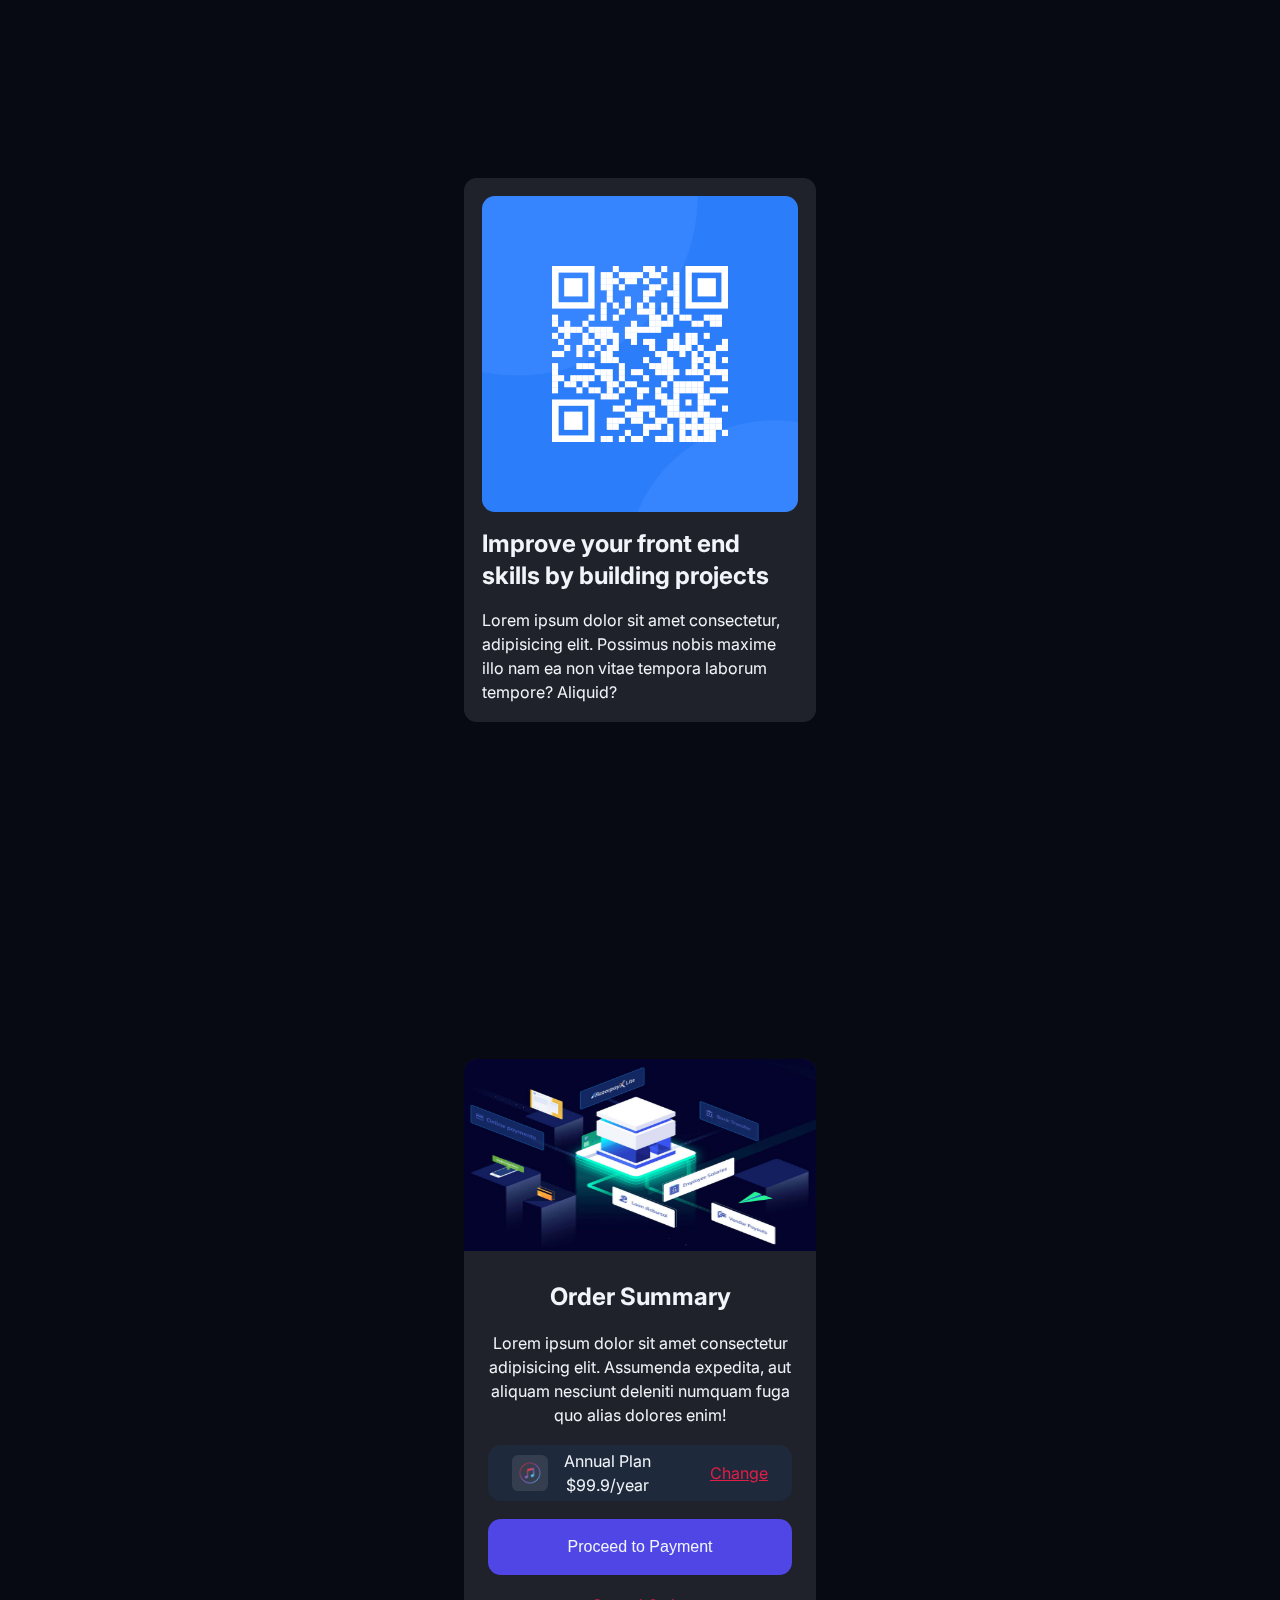
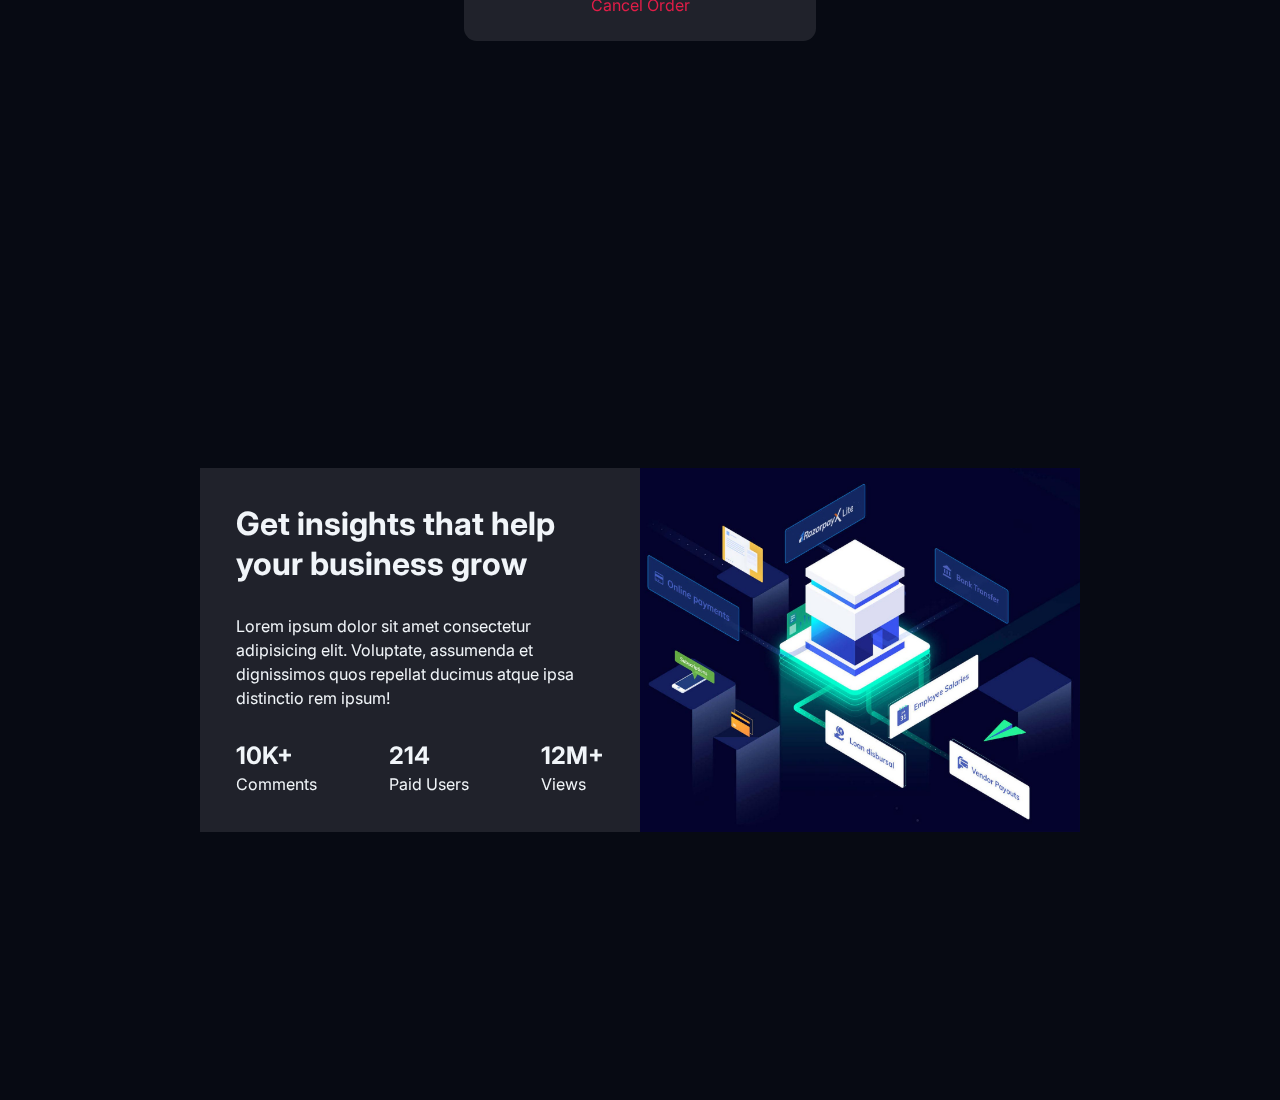
<file: css-cards/index.html>
<!DOCTYPE html>
<html lang="en">
  <head>
    <meta charset="UTF-8" />
    <meta name="viewport" content="width=device-width, initial-scale=1.0" />
    <link
      rel="shortcut icon"
      href="/assets/images/favicon.png"
      type="image/x-icon"
    />
    <title>CSS Cards</title>
    <link rel="stylesheet" href="assets/css/style.css" />
  </head>
  <body>
    <!-- card 1 -->
    <div class="container">
      <div class="card">
        <img class="card__image" src="assets/images/qrcode.png" alt="qrcode" />
        <h1 class="card__heading">
          Improve your front end skills by building projects
        </h1>
        <p class="card__desc">
          Lorem ipsum dolor sit amet consectetur, adipisicing elit. Possimus
          nobis maxime illo nam ea non vitae tempora laborum tempore? Aliquid?
        </p>
      </div>
    </div>
    <!-- card 2 -->
    <div class="container">
      <div class="card cardTwo">
        <img
          src="assets/images/banner.jpg"
          alt="banner"
          class="cardTwo__image"
        />
        <div class="card__content">
          <h1 class="card__heading">Order Summary</h1>
          <p class="card__desc">
            Lorem ipsum dolor sit amet consectetur adipisicing elit. Assumenda
            expedita, aut aliquam nesciunt deleniti numquam fuga quo alias
            dolores enim!
          </p>
          <div class="annual__plan">
            <div class="plan__info">
              <img src="assets/images/music.png" alt="music logo" />
              <p>
                Annual Plan <br />
                &dollar;99.9/year
              </p>
            </div>
            <div class="plan__change">
              <a href="#">Change</a>
            </div>
          </div>
          <button type="submit">Proceed to Payment</button>
          <p class="order__cancel"><a href="#">Cancel Order</a></p>
        </div>
      </div>
    </div>
    <!-- card 3 -->
    <div class="container">
      <div class="bigCard">
        <div class="bigCard__info">
          <h1>Get insights that help your business grow</h1>
          <p>
            Lorem ipsum dolor sit amet consectetur adipisicing elit. Voluptate,
            assumenda et dignissimos quos repellat ducimus atque ipsa distinctio
            rem ipsum!
          </p>
          <div class="cta__box">
            <span>
              <h2>10K+</h2>
              <p>Comments</p>
            </span>
            <span>
              <h2>214</h2>
              <p>Paid Users</p>
            </span>
            <span>
              <h2>12M+</h2>
              <p>Views</p>
            </span>
          </div>
        </div>
        <div class="bigCard__image"></div>
      </div>
    </div>
  </body>
</html>
</file>
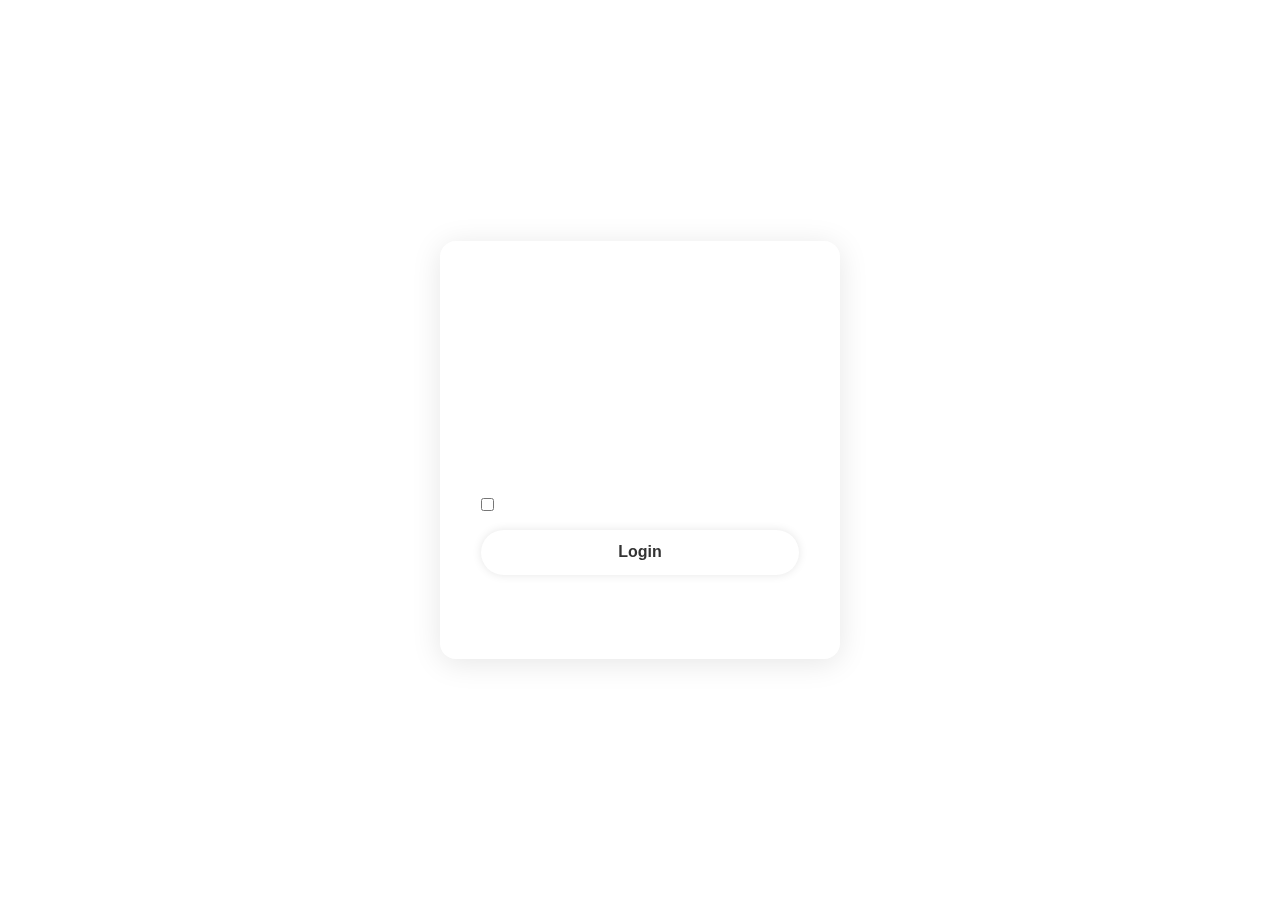
<file: css-glass-login/index.html>
<!DOCTYPE html>
<html lang="en">
  <head>
    <meta charset="UTF-8" />
    <meta name="viewport" content="width=device-width, initial-scale=1.0" />
    <title>Glassmorphic Login Page</title>
    <link
      href="https://unpkg.com/boxicons@2.1.4/css/boxicons.min.css"
      rel="stylesheet"
    />
    <link rel="stylesheet" href="style.css" />
  </head>
  <body>
    <div class="container">
      <form action="#">
        <h1>Login</h1>

        <div class="input-box">
          <input
            type="text"
            name="username"
            id="username"
            placeholder="username"
          />
          <i class="bx bx-user"></i>
        </div>

        <div class="input-box">
          <input
            type="password"
            name="password"
            id="password"
            placeholder="password"
          />
          <i class="bx bx-lock-alt"></i>
        </div>

        <div class="check-remember">
          <label for="cta">
            <input type="checkbox" name="cta" id="cta" />Remember Me
          </label>
          <a href="#">Forgot Password?</a>
        </div>

        <button class="btn" type="submit">Login</button>

        <div class="register">
          <p>Don't have an account? <a href="#">Signup</a></p>
        </div>
      </form>
    </div>
  </body>
</html>
</file>
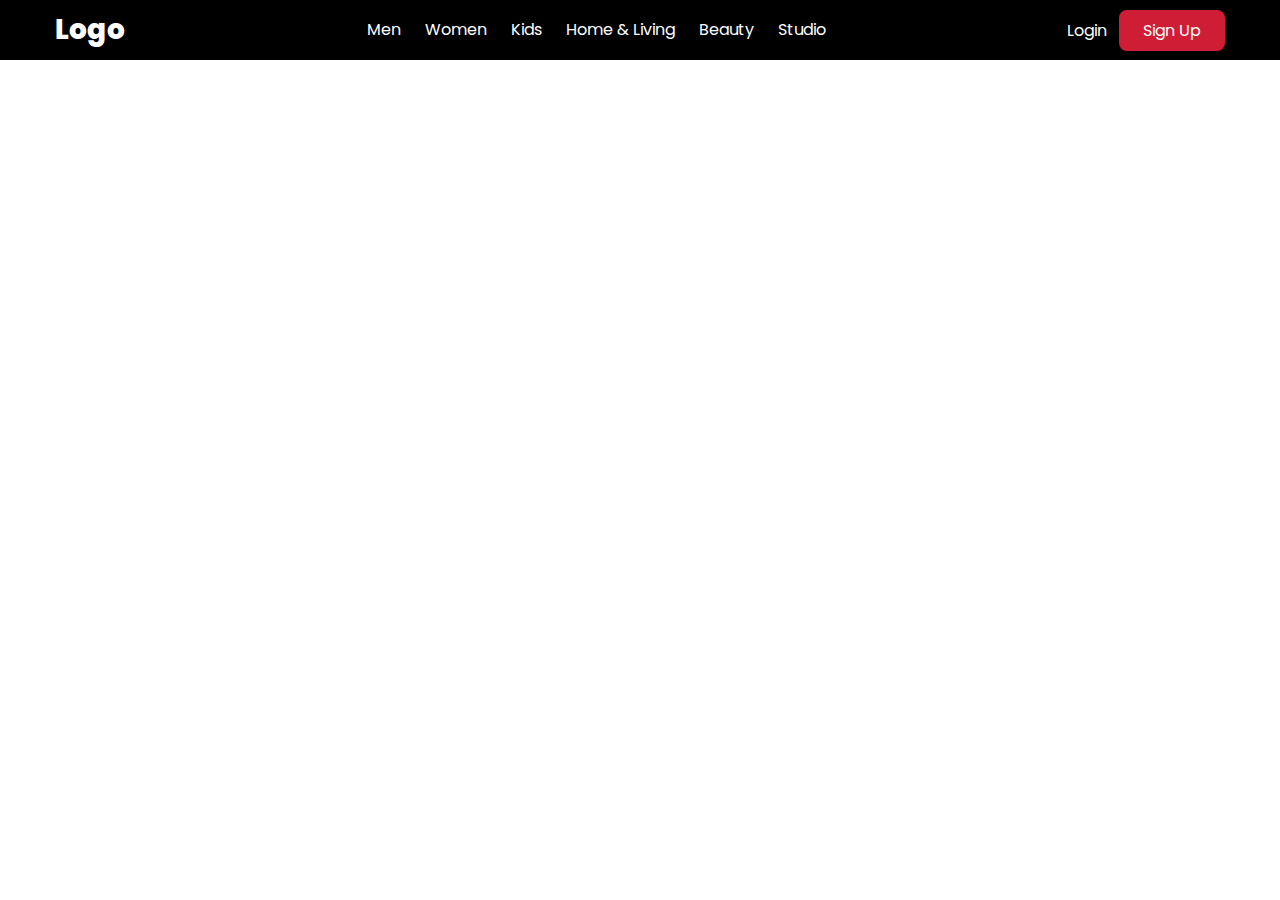
<file: mega-dropdown-menu/index.html>
<!DOCTYPE html>
<html lang="en">
  <head>
    <meta charset="UTF-8" />
    <meta name="viewport" content="width=device-width, initial-scale=1.0" />
    <title>HTML CSS Mega Dropdown Menu</title>
    <link rel="preconnect" href="https://fonts.googleapis.com" />
    <link rel="preconnect" href="https://fonts.gstatic.com" crossorigin />
    <link
      href="https://fonts.googleapis.com/css2?family=Poppins:wght@400;500;800&display=swap"
      rel="stylesheet"
    />
    <link rel="stylesheet" href="style.css" />
  </head>
  <body>
    <header>
      <div class="container">
        <div class="logo">
          <a href="#"><h2>Logo</h2></a>
        </div>
        <nav>
          <ul>
            <li>
              <a class="flex" href="#">Men</a>
              <div class="mega-menu">
                <div class="mega-menu-items">
                  <p>Topwear</p>
                  <ul>
                    <li><a href="#">T-Shirts</a></li>
                    <li><a href="#">Casual Shirts</a></li>
                    <li><a href="#">Formal Shirts</a></li>
                    <li><a href="#">Sweatshirts</a></li>
                    <li><a href="#">Sweaters</a></li>
                    <li><a href="#">Jackets</a></li>
                    <li><a href="#">Blazers &amp; Coats</a></li>
                    <li><a href="#">Suits</a></li>
                    <li><a href="#">Rain Jackets</a></li>
                    <li><a href="#">Indian &amp; Festive Wear</a></li>
                    <li><a href="#">Kurtas &amp; Kurta Sets</a></li>
                    <li><a href="#">Sherwanis</a></li>
                    <li><a href="#">Nehru Jackets</a></li>
                    <li><a href="#">Dhotis</a></li>
                  </ul>
                </div>

                <div class="mega-menu-items">
                  <p>Bottomwear</p>
                  <ul>
                    <li><a href="#">Jeans</a></li>
                    <li><a href="#">Casual Trousers</a></li>
                    <li><a href="#">Formal Trousers</a></li>
                    <li><a href="#">Shorts</a></li>
                    <li><a href="#">Track Pants &amp; Joggers</a></li>
                    <li><a href="#">Innerwear &amp; Sleepwear</a></li>
                    <li><a href="#">Briefs &amp; Trunks</a></li>
                    <li><a href="#">Boxers</a></li>
                    <li><a href="#">Vests</a></li>
                    <li><a href="#">Sleepwear &amp; Loungewear</a></li>
                    <li><a href="#">Thermals</a></li>
                  </ul>
                </div>

                <div class="mega-menu-items">
                  <p>Footwear</p>
                  <ul>
                    <li><a href="#">Casual Shoes</a></li>
                    <li><a href="#">Sports Shoes</a></li>
                    <li><a href="#">Formal Shoes</a></li>
                    <li><a href="#">Sneakers</a></li>
                    <li><a href="#">Sandals &amp; Floaters</a></li>
                    <li><a href="#">Flip Flops</a></li>
                    <li><a href="#">Socks</a></li>
                  </ul>
                </div>

                <div class="mega-menu-items">
                  <p>Sports &amp; Active Wear</p>
                  <ul>
                    <li><a href="#">Sports Shoes</a></li>
                    <li><a href="#">Sports Sandals</a></li>
                    <li><a href="#">Active T-Shirts</a></li>
                    <li><a href="#">Track Pants &amp; Shorts</a></li>
                    <li><a href="#">Tracksuits</a></li>
                    <li><a href="#">Jackets &amp; Sweatshirts</a></li>
                    <li><a href="#">Sports Accessories</a></li>
                    <li><a href="#">Swimwear</a></li>
                    <li><a href="#">Gadgets</a></li>
                    <li><a href="#">Smart Wearables</a></li>
                    <li><a href="#">Fitness Gadgets</a></li>
                    <li><a href="#">Headphones</a></li>
                    <li><a href="#">Speakers</a></li>
                  </ul>
                </div>
              </div>
            </li>
            <li><a href="#">Women</a></li>
            <li><a href="#">Kids</a></li>
            <li><a href="#">Home & Living</a></li>
            <li><a href="#">Beauty</a></li>
            <li><a href="#">Studio</a></li>
          </ul>
        </nav>
        <div class="cta-btn">
          <a href="#">Login</a>
          <button type="submit" class="btn">Sign Up</button>
        </div>
      </div>
    </header>
  </body>
</html>
</file>
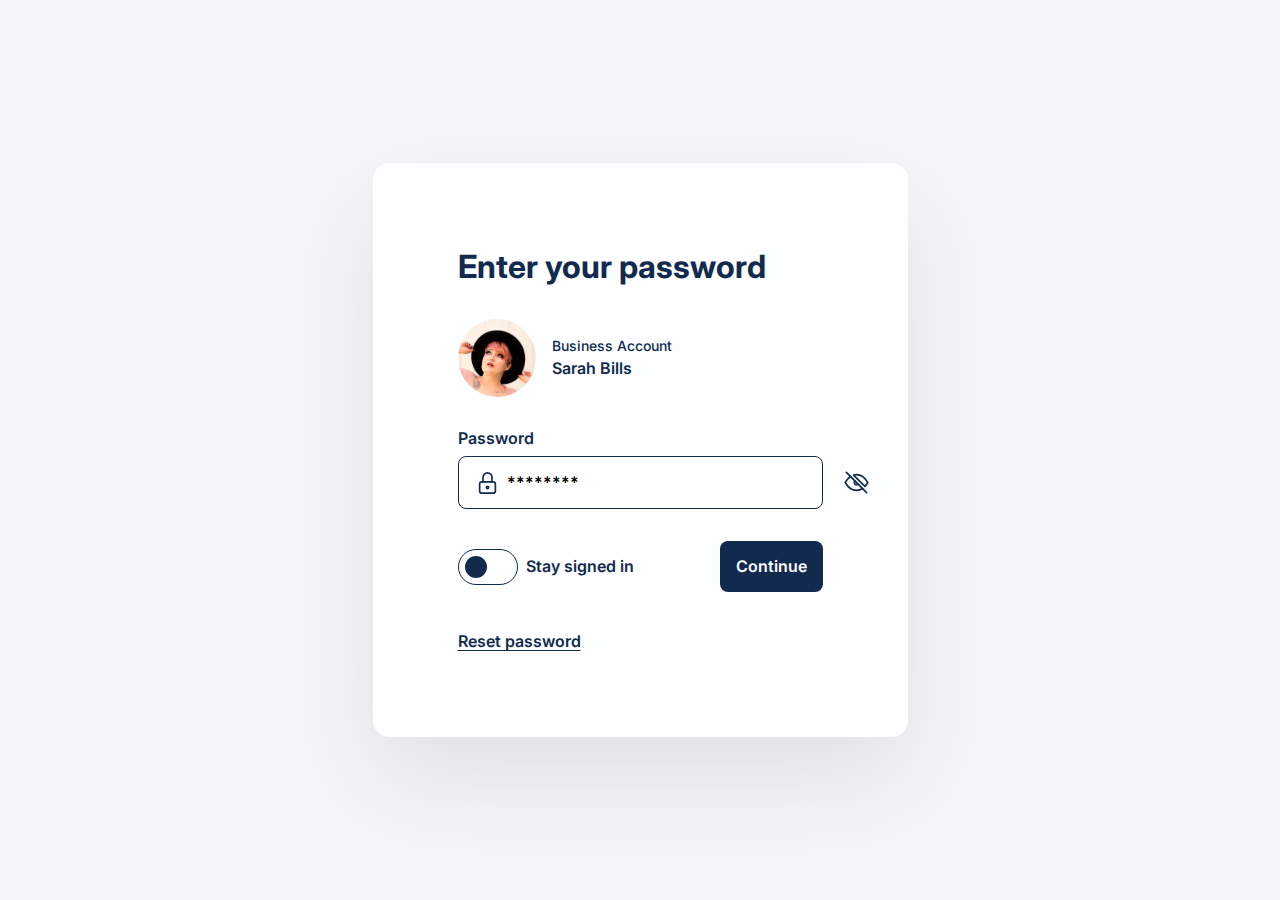
<file: password-component/index.html>
<!DOCTYPE html>
<html lang="en">
  <head>
    <meta charset="UTF-8" />
    <meta http-equiv="X-UA-Compatible" content="IE=edge" />
    <meta name="viewport" content="width=device-width, initial-scale=1.0" />
    <title>Password Component</title>
    <link rel="preconnect" href="https://fonts.googleapis.com" />
    <link rel="preconnect" href="https://fonts.gstatic.com" crossorigin />
    <link
      href="https://fonts.googleapis.com/css2?family=Inter:wght@400;600;700&display=swap"
      rel="stylesheet"
    />
    <link rel="stylesheet" href="style.css" />
  </head>
  <body>
    <div class="card">
      <div class="card--top">
        <h2>Enter your password</h2>
        <div class="flex-md">
          <img
            class="profile"
            width="78px"
            src="./assets/profile.jpg"
            alt="profile"
          />
          <div class="grid-xs">
            <small>Business Account</small>
            <p>Sarah Bills</p>
          </div>
        </div>
        <div class="grid-sm">
          <label for="password">Password</label>
          <div class="input-wrapper">
            <img class="lock-icon" src="./assets/lock.svg" alt="" />
            <input
              type="password"
              id="password"
              name="password"
              placeholder="********"
            />
            <button class="btn btn--password">
              <img src="./assets/hidden.svg" alt="" />
            </button>
          </div>
        </div>
        <div class="confirmations">
          <div class="checkbox-wrapper">
            <input type="checkbox" name="signedIn" id="signedIn" />
            <div class="fake-checkbox"></div>
            <label for="signedIn">Stay signed in</label>
          </div>
          <button class="btn btn--primary">Continue</button>
        </div>
      </div>
      <a href="#">Reset password</a>
    </div>
  </body>
</html>
</file>
<file: css-cards/assets/css/style.css>
@import url("https://fonts.googleapis.com/css2?family=Inter:wght@100..900&display=swap");

:root {
  /* colors */
  --clr-dark: #070a13;
  --clr-light: #f1f5f9;
  --clr-slate800: #1e293b;
  --clr-rose: #e11d48;
  --clr-indigo: #4f46e5;

  /* font */
  --font-inter: "Inter", sans-serif;

  /* sizes */
  --size-base: 1rem;
  --size-lg: 1.125rem;
  --size-2xl: 1.5rem;
  --size-3xl: 1.875rem;
  --size-4xl: 2.25rem;

  /* border radius */
  --radius-xs: 0.4rem;
  --radius-sm: 0.8rem;
}

*,
*::before,
*::after {
  box-sizing: border-box;
}

* {
  margin: 0;
  padding: 0;
  line-height: calc(1em + 0.5rem);
}

html,
body {
  scroll-behavior: smooth;
}

body {
  font-family: var(--font-inter);
  background-color: var(--clr-dark);
  color: var(--clr-light);
}

img,
picture,
svg {
  display: block;
  max-width: 100%;
  -webkit-user-select: none;
  user-select: none;
  pointer-events: none;
}

button {
  display: inline-block;
  font-size: inherit;
  padding: 0;
  border: none;
  background: none;
  cursor: pointer;
  color: inherit;
}

a {
  color: var(--clr-rose);
  text-decoration: none;
}
strong {
  color: var(--clr-indigo);
}

/* container styling */
.container {
  height: 100svh;
  display: flex;
  justify-content: center;
  align-items: center;
}

/* card styling */
.card {
  width: 22rem;
  border-radius: var(--radius-sm);
  background: rgba(255, 255, 255, 0.1);
  backdrop-filter: blur(10px);
  display: flex;
  flex-direction: column;
  gap: var(--size-base);
  padding: var(--size-lg);
}

/* card 1 styling */
.card__image {
  border-radius: var(--radius-sm);
}

.card__heading {
  font-size: var(--size-2xl);
}

/* card 2 styling */
.cardTwo {
  padding: 0;
  gap: var(--size-3xl);
}

.cardTwo__image {
  border-radius: var(--radius-sm) var(--radius-sm) 0 0;
  height: 12rem;
}

.card__content {
  text-align: center;
  padding: 0 var(--size-2xl) var(--size-2xl) var(--size-2xl);
}

.card__content .card__heading,
.card__content .card__desc,
.card__content .annual__plan,
.card__content button {
  margin-bottom: var(--size-lg);
}

.annual__plan {
  display: flex;
  justify-content: space-between;
  align-items: center;
  background-color: var(--clr-slate800);
  padding: 0.25rem var(--size-2xl);
  border-radius: var(--radius-sm);
}

.plan__info {
  display: flex;
  align-items: center;
  justify-content: space-between;
  gap: var(--size-base);
}

.plan__info img {
  width: var(--size-4xl);
  background-color: rgba(255, 255, 255, 0.1);
  backdrop-filter: blur(10px);
  padding: 0.25rem;
  border-radius: var(--radius-xs);
}

.plan__change {
  text-decoration: underline;
  text-decoration-color: var(--clr-rose);
}

.card__content button {
  background-color: var(--clr-indigo);
  width: 100%;
  padding: var(--size-base);
  border-radius: var(--radius-sm);
  transition: 0.3s;
}

.card__content button:hover {
  background-color: rgba(79, 70, 229, 0.7);
}

/* card 3 styling */
.bigCard {
  width: 55rem;
  display: flex;
  background: rgba(255, 255, 255, 0.1);
  backdrop-filter: blur(10px);
}

.bigCard__info {
  width: 50%;
  display: flex;
  flex-direction: column;
  gap: var(--size-3xl);
  padding: var(--size-4xl);
}

.cta__box {
  display: flex;
  align-items: center;
  justify-content: space-between;
}

.bigCard__image {
  width: 50%;
  background: url(../images/banner.jpg) no-repeat center;
  background-size: cover;
}
</file>
<file: css-glass-login/style.css>
@import url("https://fonts.googleapis.com/css2?family=Inter:ital,opsz,wght@0,14..32,100..900;1,14..32,100..900&display=swap");

*,
*::before,
*::after {
  box-sizing: border-box;
}

* {
  margin: 0;
  padding: 0;
}

html,
body {
  scroll-behavior: smooth;
}

body {
  font-family: "Inter", sans-serif;
  height: 100svh;
  display: flex;
  justify-content: center;
  align-items: center;
  background: url("https://images.unsplash.com/reserve/QGSbW0lOQiGXi0uZRhJm_PR_00803_retina.jpg?q=80&w=1470&auto=format&fit=crop&ixlib=rb-4.0.3&ixid=M3wxMjA3fDB8MHxwaG90by1wYWdlfHx8fGVufDB8fHx8fA%3D%3D")
    no-repeat center;
  background-size: cover;
}

.container {
  width: 25rem;
  color: #fff;
  border-radius: 0.8rem;
  padding: 2rem 2.5rem;
  /* From https://css.glass */
  background: rgba(255, 255, 255, 0.07);
  border-radius: 16px;
  box-shadow: 0 4px 30px rgba(0, 0, 0, 0.1);
  backdrop-filter: blur(9.2px);
  -webkit-backdrop-filter: blur(9.2px);
  border: 1px solid rgba(255, 255, 255, 0.3);
}

.container form h1 {
  font-size: 2.25rem;
  text-align: center;
}

.container form .input-box {
  position: relative;
  width: 100%;
  height: 3.25rem;
  margin: 1.87rem 0;
}

.container form .input-box input {
  width: 100%;
  height: 100%;
  background-color: transparent;
  border: none;
  outline: none;
  border-radius: 2.5rem;
  font-size: inherit;
  color: #fff;
  border: 2px solid;
  padding: 1.25rem 2.81rem 1.25rem 1.25rem;
}

.container form .input-box input::placeholder {
  color: #fff;
}

.container form .input-box i {
  position: absolute;
  right: 1.25rem;
  top: 50%;
  transform: translateY(-50%);
  font-size: 1.25rem;
}

.container form .check-remember {
  display: flex;
  justify-content: space-between;
  align-items: center;
  font-size: 0.87rem;
  margin: -0.93rem 0 0.93rem;
}

.container form .check-remember label input {
  accent-color: #fff;
  margin-right: 0.8rem;
}

.container form .check-remember a {
  color: #fff;
  text-decoration: none;
  border-bottom: 2px solid transparent;
  transition: 0.3s;
}

.container form .check-remember a:hover {
  border-bottom: 1px solid #fff;
}

.container form .btn {
  width: 100%;
  height: 2.81rem;
  background-color: #fff;
  border: none;
  outline: none;
  border-radius: 2.5rem;
  box-shadow: 0 0 10px rgba(0, 0, 0, 0.1);
  font-size: inherit;
  color: #333;
  font-weight: 600;
  transition: 0.3s;
  cursor: pointer;
}

.container form .btn:hover {
  background-color: transparent;
  color: #fff;
  border: 1px solid #fff;
}

.container form .register {
  font-size: 0.87rem;
  text-align: center;
  margin-top: 1.9rem;
  margin: 1.25rem 0 0.93rem;
}

.container form .register p a {
  color: #fff;
  text-decoration: none;
  font-weight: 600;
  transition: 0.3s;
}

.container form .register p a:hover {
  text-decoration: underline;
}
</file>
<file: password-component/style.css>
*,
*::after,
*::before {
  box-sizing: border-box;
  margin: 0px;
  padding: 0px;
}

img {
  display: block;
}

svg {
  pointer-events: none;
}

:root {
  /* colors */
  --accent: 216 62% 19%;
  --white: 216 62% 99.5%;

  --drop: 0 44px 104px hsl(var(--accent) / 0.1);

  /* fonts */
  --fs-300: 14px;
  --fs-400: 16px;
  --fs-500: 18px;
  --fs-600: 32px;

  --fw-bold: 700;
  --fw-semi: 600;
  --fw-reg: 500;

  /* spacing */
  --space-2xl: 85px;
  --space-xl: 40px;
  --space-lg: 32px;
  --space-md: 16px;
  --space-sm: 8px;
  --space-xs: 4px;

  /* radius */
  --round-sm: 8px;
  --round-md: 16px;
  --round-full: 100vmax;
}

input,
label,
button {
  font: inherit;
}

body {
  font-family: "Inter", sans-serif;
  background-color: hsl(var(--accent) / 0.04);
  color: hsl(var(--accent));
  font-size: var(--fs-400);
  line-height: 1.2;
  font-weight: var(--fw-semi);
  display: grid;
  place-items: center;
  min-height: 100dvh;
}

small {
  font-weight: var(--fw-reg);
  font-size: var(--fs-300);
}

a {
  color: hsl(var(--accent));
  text-underline-offset: 3px;
  max-width: fit-content;
  transition: box-shadow 200ms cubic-bezier(1, -0.15, 0, 1.37);
  border-radius: var(--round-sm);
}

a:focus {
  outline-color: transparent;
}

a:focus-visible {
  box-shadow: 0 0 0 4px hsl(var(--white)), 0 0 0 8px hsl(var(--accent));
}

/* utils */
.flex-md {
  display: flex;
  gap: var(--space-md);
  align-items: center;
}

.grid-sm {
  display: grid;
  gap: var(--space-sm);
}

.grid-xs {
  display: grid;
  gap: var(--space-xs);
}

/* btn */
.btn {
  cursor: pointer;
  background-color: transparent;
  border-radius: var(--round-sm);
  border: none;
  transition: background-color 200ms cubic-bezier(0.165, 0.84, 0.44, 1),
    box-shadow 200ms cubic-bezier(0.165, 0.84, 0.44, 1);
}

.btn--primary {
  background-color: hsl(var(--accent));
  color: hsl(var(--white));
  padding: var(--space-md);
}

.btn:hover {
  background-color: hsl(var(--accent) / 0.8);
}

.btn:focus {
  outline-color: transparent;
}

.btn:focus-visible {
  box-shadow: 0 0 0 4px hsl(var(--white)), 0 0 0 8px hsl(var(--accent));
}

.btn--password {
  padding: var(--space-xs);
}

.btn--password:hover {
  background-color: hsl(var(--accent) / 0.1);
}

/* card classes */
.card {
  background-color: hsl(var(--white));
  padding: var(--space-2xl);
  border-radius: var(--round-md);
  box-shadow: var(--drop);
  display: grid;
  gap: var(--space-xl);
}

.card--top {
  display: grid;
  gap: var(--space-lg);
}

.card--top h2 {
  font-size: var(--fs-600);
}

.profile {
  width: 78px;
  border-radius: var(--round-full);
}

.input-wrapper {
  display: flex;
  position: relative;
  gap: var(--space-md);
  align-items: center;
}

[name="password"] {
  flex: 1 0 100%;
  padding: var(--space-md) var(--space-md) var(--space-md)
    calc(var(--space-xl) * 1.2);
  border-radius: var(--round-sm);
  border: 1px solid hsl(var(--accent));
}

[name="password"]:focus {
  outline-color: transparent;
}

[name="password"]:focus-visible {
  box-shadow: 0 0 0 4px hsl(var(--accent));
}

[name="password"]::placeholder {
  color: inherit;
}

.lock-icon {
  position: absolute;
  top: 50%;
  left: 16px;
  transform: translateY(-50%);
}

.confirmations {
  display: flex;
  gap: var(--space-md);
  align-items: center;
  justify-content: space-between;
}

.checkbox-wrapper {
  position: relative;
  display: flex;
  gap: var(--round-sm);
  align-items: center;
}

[type="checkbox"] {
  position: absolute;
  inset: 0;
  appearance: none;
  opacity: 0;
  cursor: pointer;
}

.fake-checkbox {
  width: 60px;
  height: 36px;
  border: 1px solid hsl(var(--accent));
  border-radius: var(--round-full);
  pointer-events: none;
  transition: box-shadow 200ms cubic-bezier(1, -0.15, 0, 1.37);
}

.fake-checkbox::after {
  content: "";
  display: block;
  border-radius: var(--round-full);
  width: 22px;
  height: 22px;
  background-color: hsl(var(--accent));
  position: absolute;
  top: 7px;
  left: 7px;
  transition: transform 200ms cubic-bezier(1, -0.15, 0, 1.37);
}

[type="checkbox"]:checked + .fake-checkbox::after {
  transform: translateX(110%);
}

[type="checkbox"]:focus + .fake-checkbox {
  box-shadow: 0 0 0 4px hsl(var(--white)), 0 0 0 8px hsl(var(--accent));
}
</file>
<file: mega-dropdown-menu/style.css>
:root {
  --color-white: #ffffff;
  --color-black: #000000;
  --color-pink: #ce1d35;

  /* width */
  --max-width: 73.12rem;
}

/* Resets */
* {
  margin: 0;
  padding: 0;
  font-family: "Poppins", sans-serif;
}

*,
*::before,
*::after {
  box-sizing: border-box;
}

/* Global Styles */
body {
  line-height: 1.55;
  margin-inline: auto;
}

li {
  list-style: none;
}

a {
  text-decoration: none;
  color: var(--color-white);
}

a:hover {
  color: var(--color-pink);
}

.btn {
  padding: 0.5rem 1.5rem;
  margin-left: 0.5rem;
  border: none;
  border-radius: 0.5rem;
  cursor: pointer;
  background-color: var(--color-pink);
  color: var(--color-white);
  font-size: inherit;
  font-family: inherit;
}

/* Header Styles */
header {
  width: 100%;
  background-color: var(--color-black);
}

.container {
  width: min(var(--max-width), 100%);
  margin: auto;
  height: 3.75rem;
  display: flex;
  justify-content: space-between;
  align-items: center;
  position: relative;
}

.container .logo h2 {
  font-size: 1.75rem;
  font-weight: 800;
  color: var(--color-white);
}

.container nav > ul {
  display: flex;
  gap: 1.5rem;
}

/* Mega Menu Styling */
.mega-menu {
  width: 69.37rem;
  background-color: var(--color-black);
  color: var(--color-white);
  position: absolute;
  left: 0;
  top: 3.81rem;
  opacity: 0;
  visibility: hidden;
  transition: all 0.2s ease-out;
  border-radius: 0.31rem;
  display: flex;
  justify-content: space-evenly;
}

.container nav > ul > li:hover .mega-menu {
  visibility: visible;
  opacity: 1;
}

.mega-menu .mega-menu-items {
  padding: 1rem;
}

.mega-menu .mega-menu-items li {
  margin-bottom: 0.35rem;
}

.mega-menu .mega-menu-items p {
  margin-bottom: 1rem;
  color: var(--color-pink);
}

.mega-menu .mega-menu-items a {
  font-size: 0.93rem;
}
</file>
